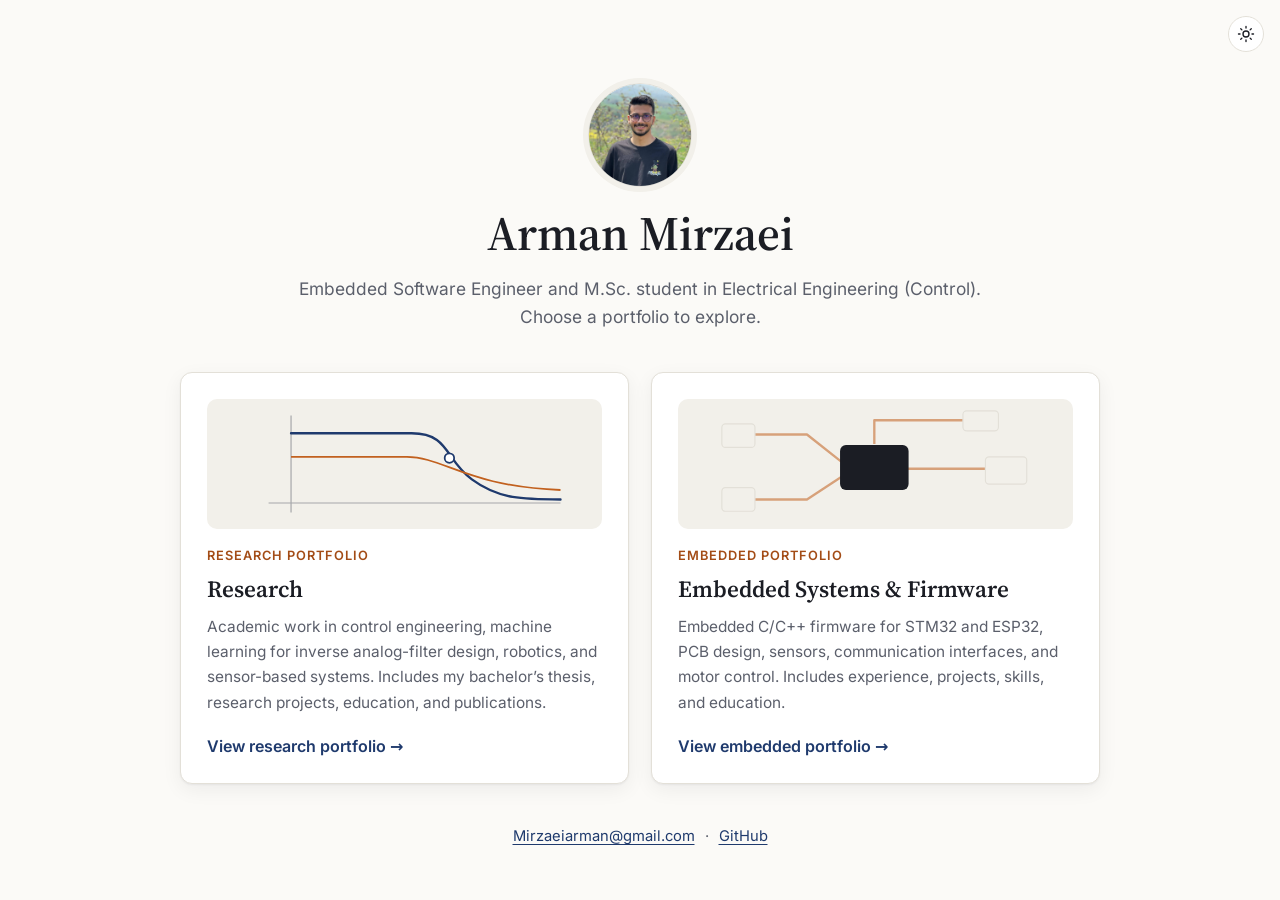
<file: index.html>
<!doctype html>
<html lang="en">
<head>
  <meta charset="utf-8">
  <meta name="viewport" content="width=device-width, initial-scale=1">
  <title>Arman Mirzaei — Embedded Software Engineer</title>
  <meta name="description" content="Arman Mirzaei's engineering portfolio: Embedded C/C++, STM32, ESP32, firmware, sensor systems, robotics, control, and academic research.">
  <meta name="author" content="Arman Mirzaei">
  <meta property="og:title" content="Arman Mirzaei — Embedded Software Engineer">
  <meta property="og:description" content="Embedded systems engineering and academic research, from hardware to firmware.">
  <meta property="og:type" content="website">
  <link rel="canonical" href="https://armwan.github.io/">
  <link rel="icon" href="assets/images/favicon.svg" type="image/svg+xml">
  <link rel="preload" href="assets/fonts/Inter-latin.woff2" as="font" type="font/woff2" crossorigin>
  <link rel="preload" href="assets/fonts/SourceSerif4-latin.woff2" as="font" type="font/woff2" crossorigin>
  <script src="assets/js/theme.js"></script>
  <link rel="stylesheet" href="assets/css/tokens.css">
  <link rel="stylesheet" href="assets/css/global.css">
  <link rel="stylesheet" href="assets/css/components.css">
  <link rel="stylesheet" href="assets/css/responsive.css">
  <script type="module" src="assets/js/main.js"></script>
</head>
<body data-page="home" class="chooser">
  <header class="site-header" data-header></header>

  <main id="main-content" class="container chooser-main" tabindex="-1">
    <header class="landing-identity">
      <div class="identity-portrait" data-portrait><img src="assets/images/profile.jpg" alt="Portrait of Arman Mirzaei" width="960" height="1280"></div>
      <h1>Arman Mirzaei</h1>
      <p class="landing-intro">Embedded Software Engineer and M.Sc. student in Electrical Engineering (Control).<br>Choose a portfolio to explore.</p>
    </header>
    <div class="portfolio-choices" id="directions" aria-label="Choose a portfolio">
      <a class="panel portfolio-choice research" href="research.html"><div data-choice-art="research"></div><span class="choice-label">Research portfolio</span><h2>Research</h2><p>Academic work in control engineering, machine learning for inverse analog-filter design, robotics, and sensor-based systems. Includes my bachelor’s thesis, research projects, education, and publications.</p><span class="choice-action">View research portfolio <span aria-hidden="true">→</span></span></a>
      <a class="panel portfolio-choice embedded" href="embedded.html"><div data-choice-art="embedded"></div><span class="choice-label">Embedded portfolio</span><h2>Embedded Systems &amp; Firmware</h2><p>Embedded C/C++ firmware for STM32 and ESP32, PCB design, sensors, communication interfaces, and motor control. Includes experience, projects, skills, and education.</p><span class="choice-action">View embedded portfolio <span aria-hidden="true">→</span></span></a>
    </div>
    <footer class="chooser-footer"><a href="mailto:Mirzaeiarman@gmail.com">Mirzaeiarman@gmail.com</a><span aria-hidden="true">·</span><a href="https://github.com/Armwan" target="_blank" rel="noopener noreferrer">GitHub</a></footer>
  </main>
  <div data-footer></div>
  <noscript><p>This portfolio uses JavaScript for navigation, project collections, and theme controls. Please enable JavaScript. Contact: <a href="mailto:Mirzaeiarman@gmail.com">Mirzaeiarman@gmail.com</a>.</p></noscript>
</body>
</html>
</file>
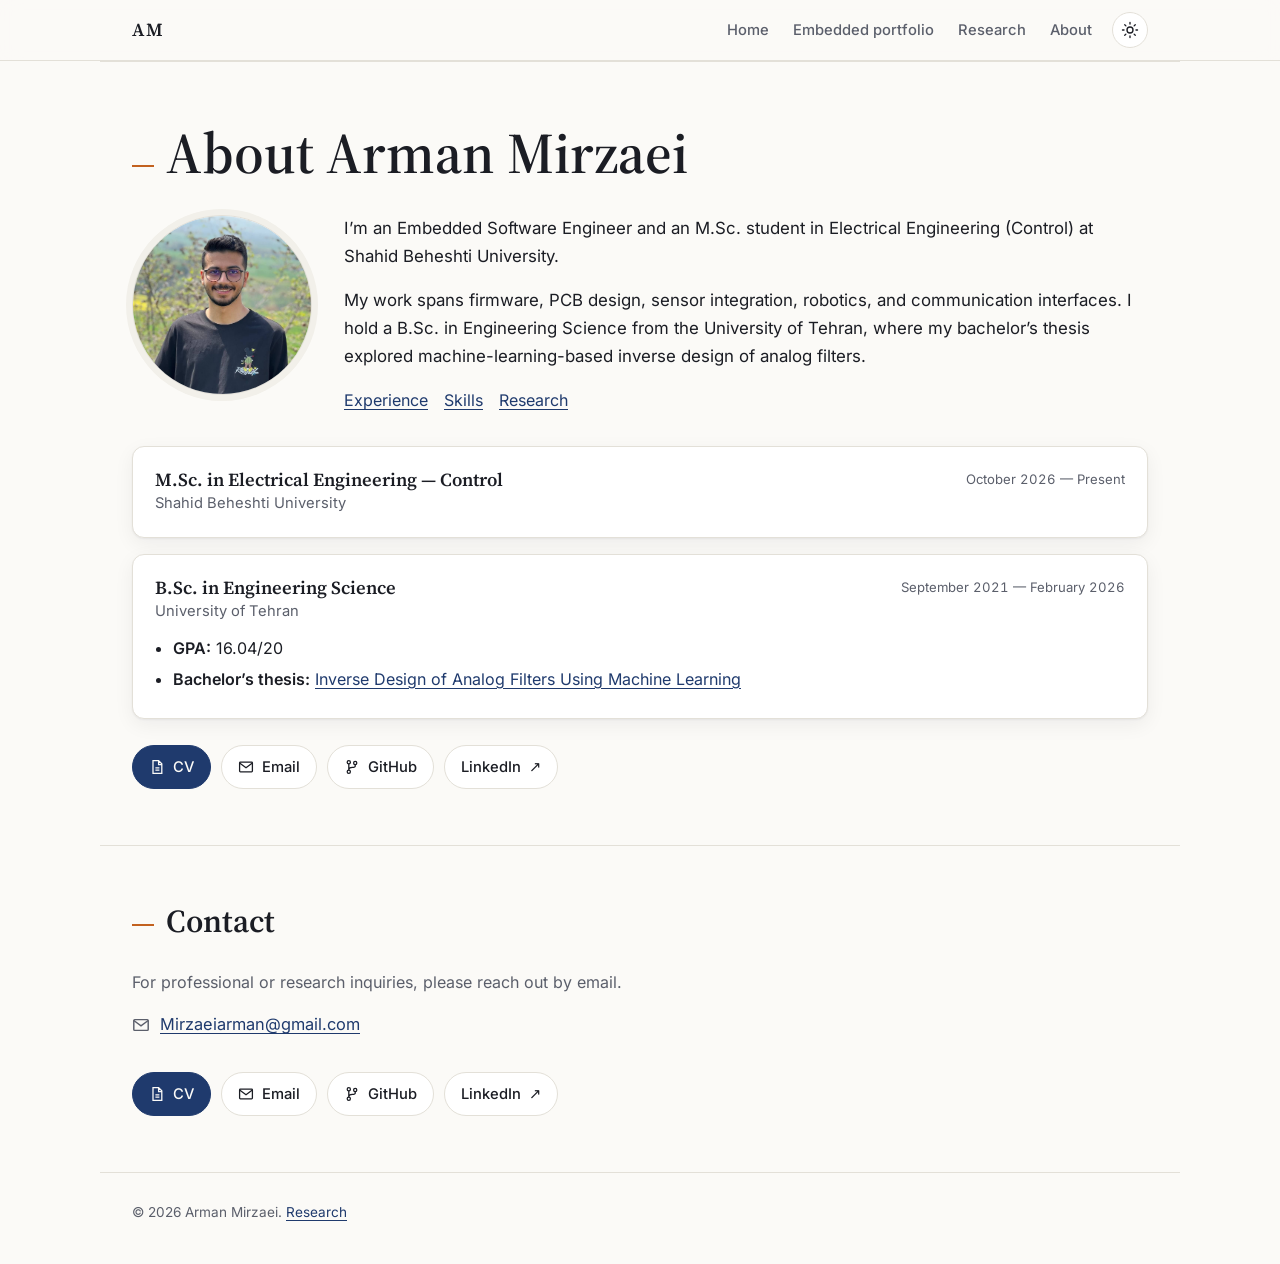
<file: about.html>
<!doctype html>
<html lang="en">
<head>
  <meta charset="utf-8">
  <meta name="viewport" content="width=device-width, initial-scale=1">
  <title>About — Arman Mirzaei</title>
  <meta name="description" content="About Arman Mirzaei, embedded software engineer and M.Sc. student in Electrical Engineering — Control at Shahid Beheshti University.">
  <meta name="author" content="Arman Mirzaei">
  <meta property="og:title" content="About — Arman Mirzaei">
  <meta property="og:description" content="Engineering background, technical capabilities, education, and contact information.">
  <meta property="og:type" content="website">
  <link rel="canonical" href="https://armwan.github.io/about.html">
  <link rel="icon" href="assets/images/favicon.svg" type="image/svg+xml">
  <link rel="preload" href="assets/fonts/Inter-latin.woff2" as="font" type="font/woff2" crossorigin>
  <link rel="preload" href="assets/fonts/SourceSerif4-latin.woff2" as="font" type="font/woff2" crossorigin>
  <script src="assets/js/theme.js"></script>
  <link rel="stylesheet" href="assets/css/tokens.css">
  <link rel="stylesheet" href="assets/css/global.css">
  <link rel="stylesheet" href="assets/css/components.css">
  <link rel="stylesheet" href="assets/css/responsive.css">
  <script type="module" src="assets/js/main.js"></script>
</head>
<body data-page="about">
  <header class="site-header" data-header></header>

  <main id="main-content" tabindex="-1"><section class="section container" id="about" aria-labelledby="about-title"><h1 class="section-title" id="about-title">About Arman Mirzaei</h1><div class="about-grid"><div class="about-portrait" data-portrait><img src="assets/images/profile.jpg" alt="Portrait of Arman Mirzaei" width="960" height="1280"></div><div class="about-text"><p>I’m an Embedded Software Engineer and an M.Sc. student in Electrical Engineering (Control) at Shahid Beheshti University.</p><p>My work spans firmware, PCB design, sensor integration, robotics, and communication interfaces. I hold a B.Sc. in Engineering Science from the University of Tehran, where my bachelor’s thesis explored machine-learning-based inverse design of analog filters.</p><div class="about-links"><a href="embedded.html#experience">Experience</a><a href="embedded.html#skills">Skills</a><a href="research.html">Research</a></div></div></div><div class="education-grid" data-education></div><div class="button-row hero-actions" data-profile-actions data-include-linkedin></div></section></main>
  <div data-footer></div>
  <noscript><p>Enable JavaScript to see education details and navigation. <a href="index.html">Return home</a>.</p></noscript>
</body>
</html>
</file>
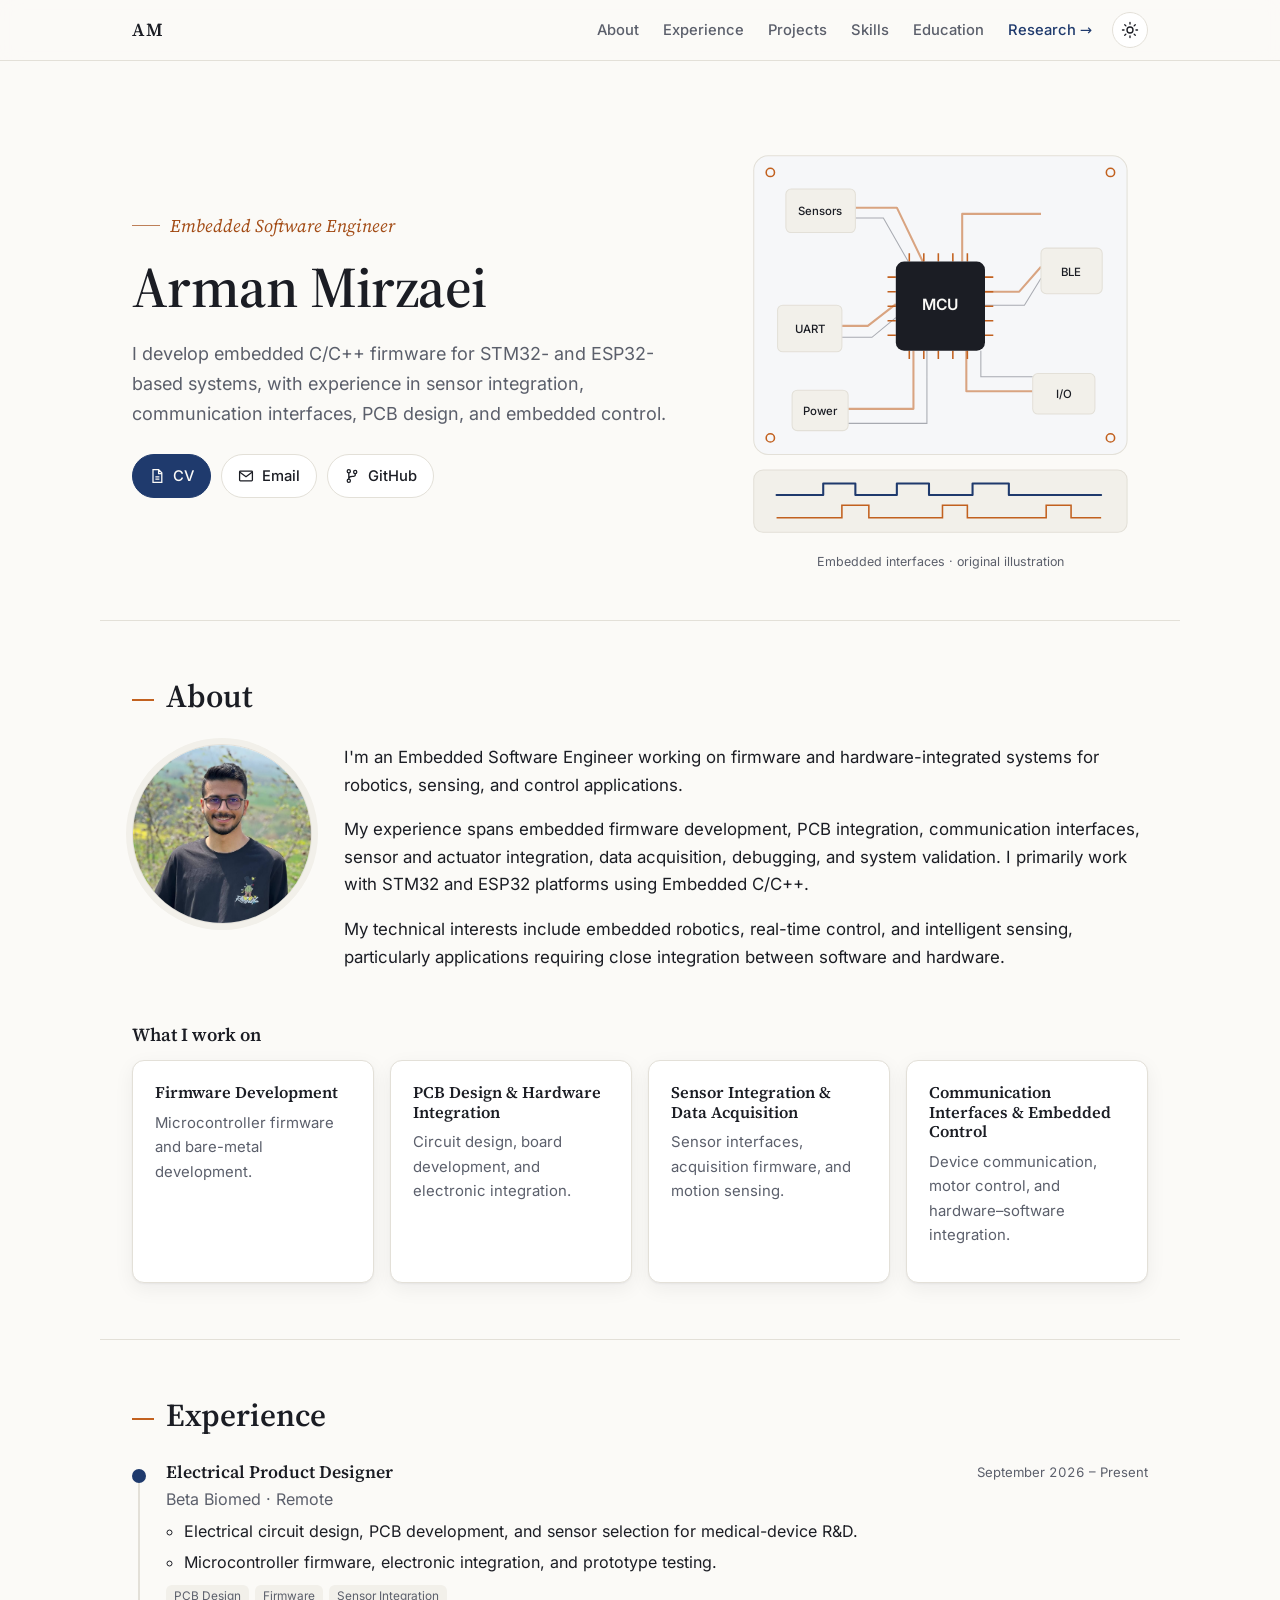
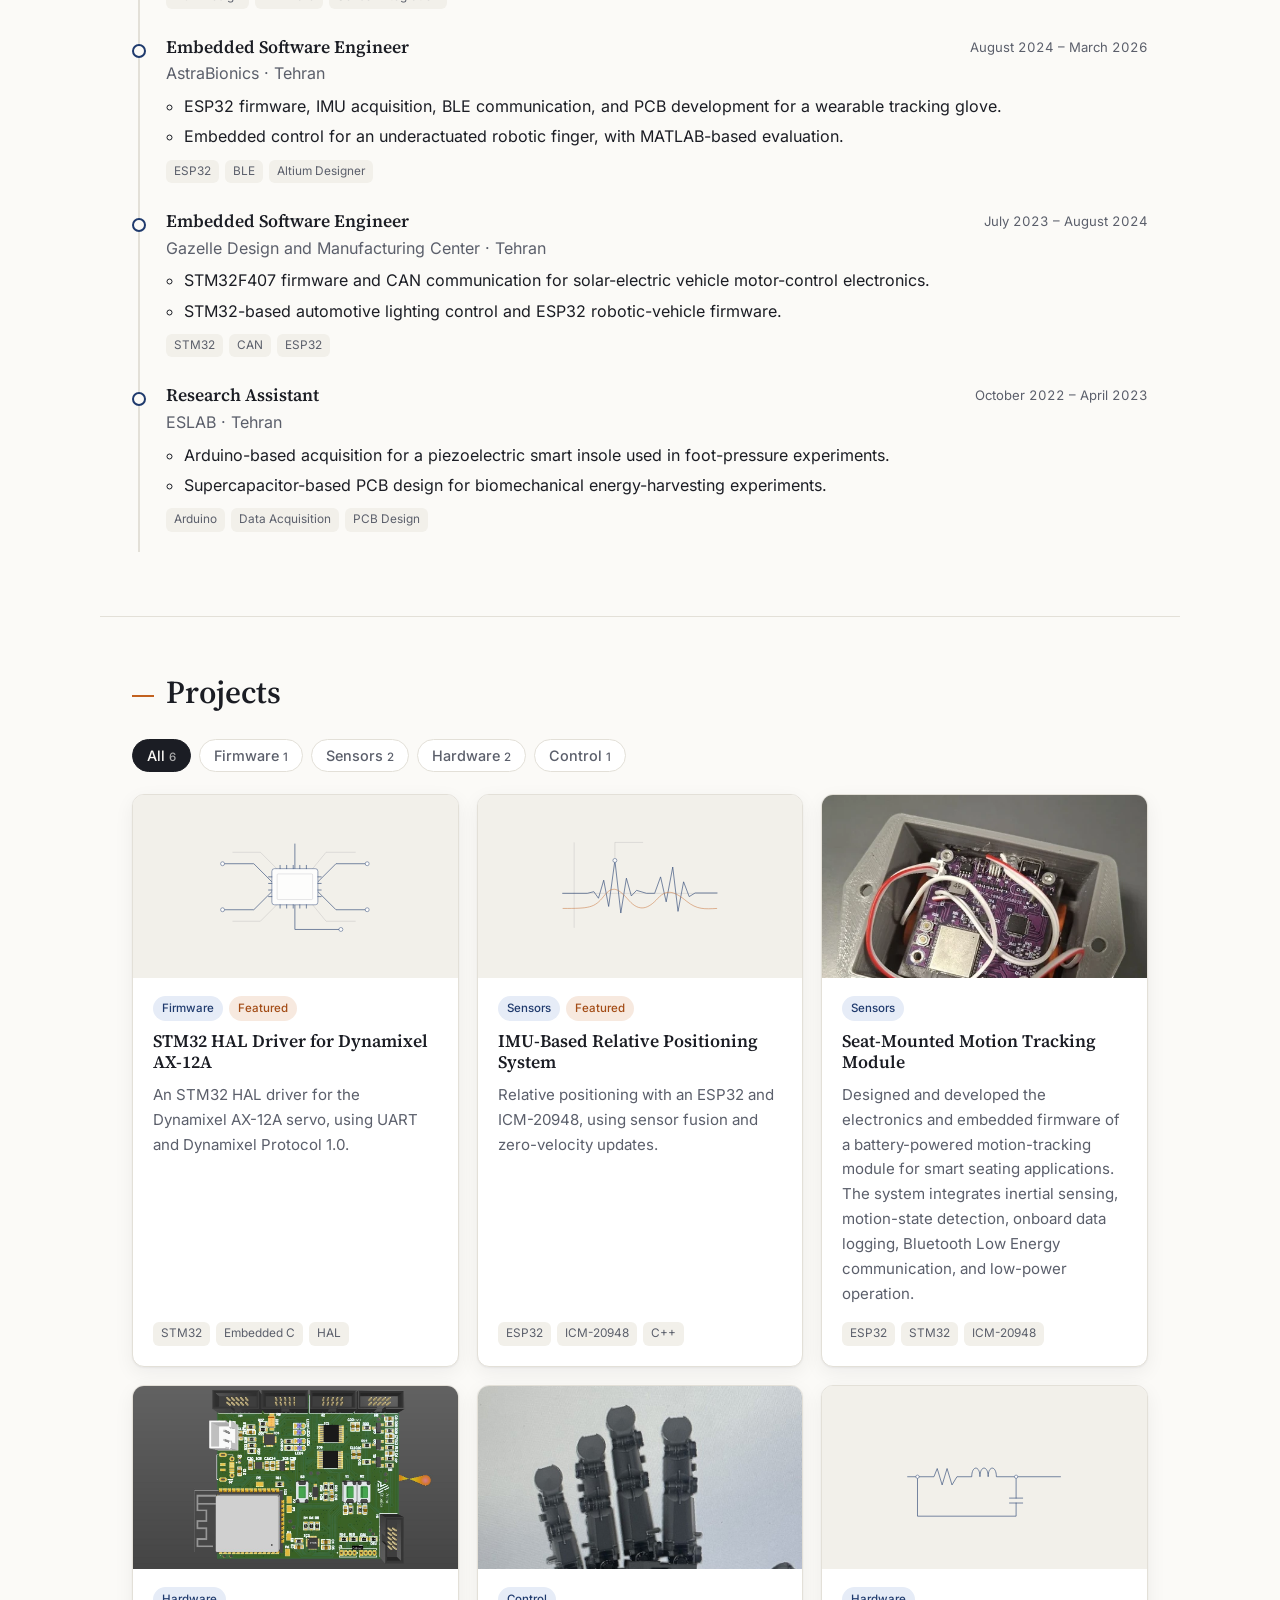
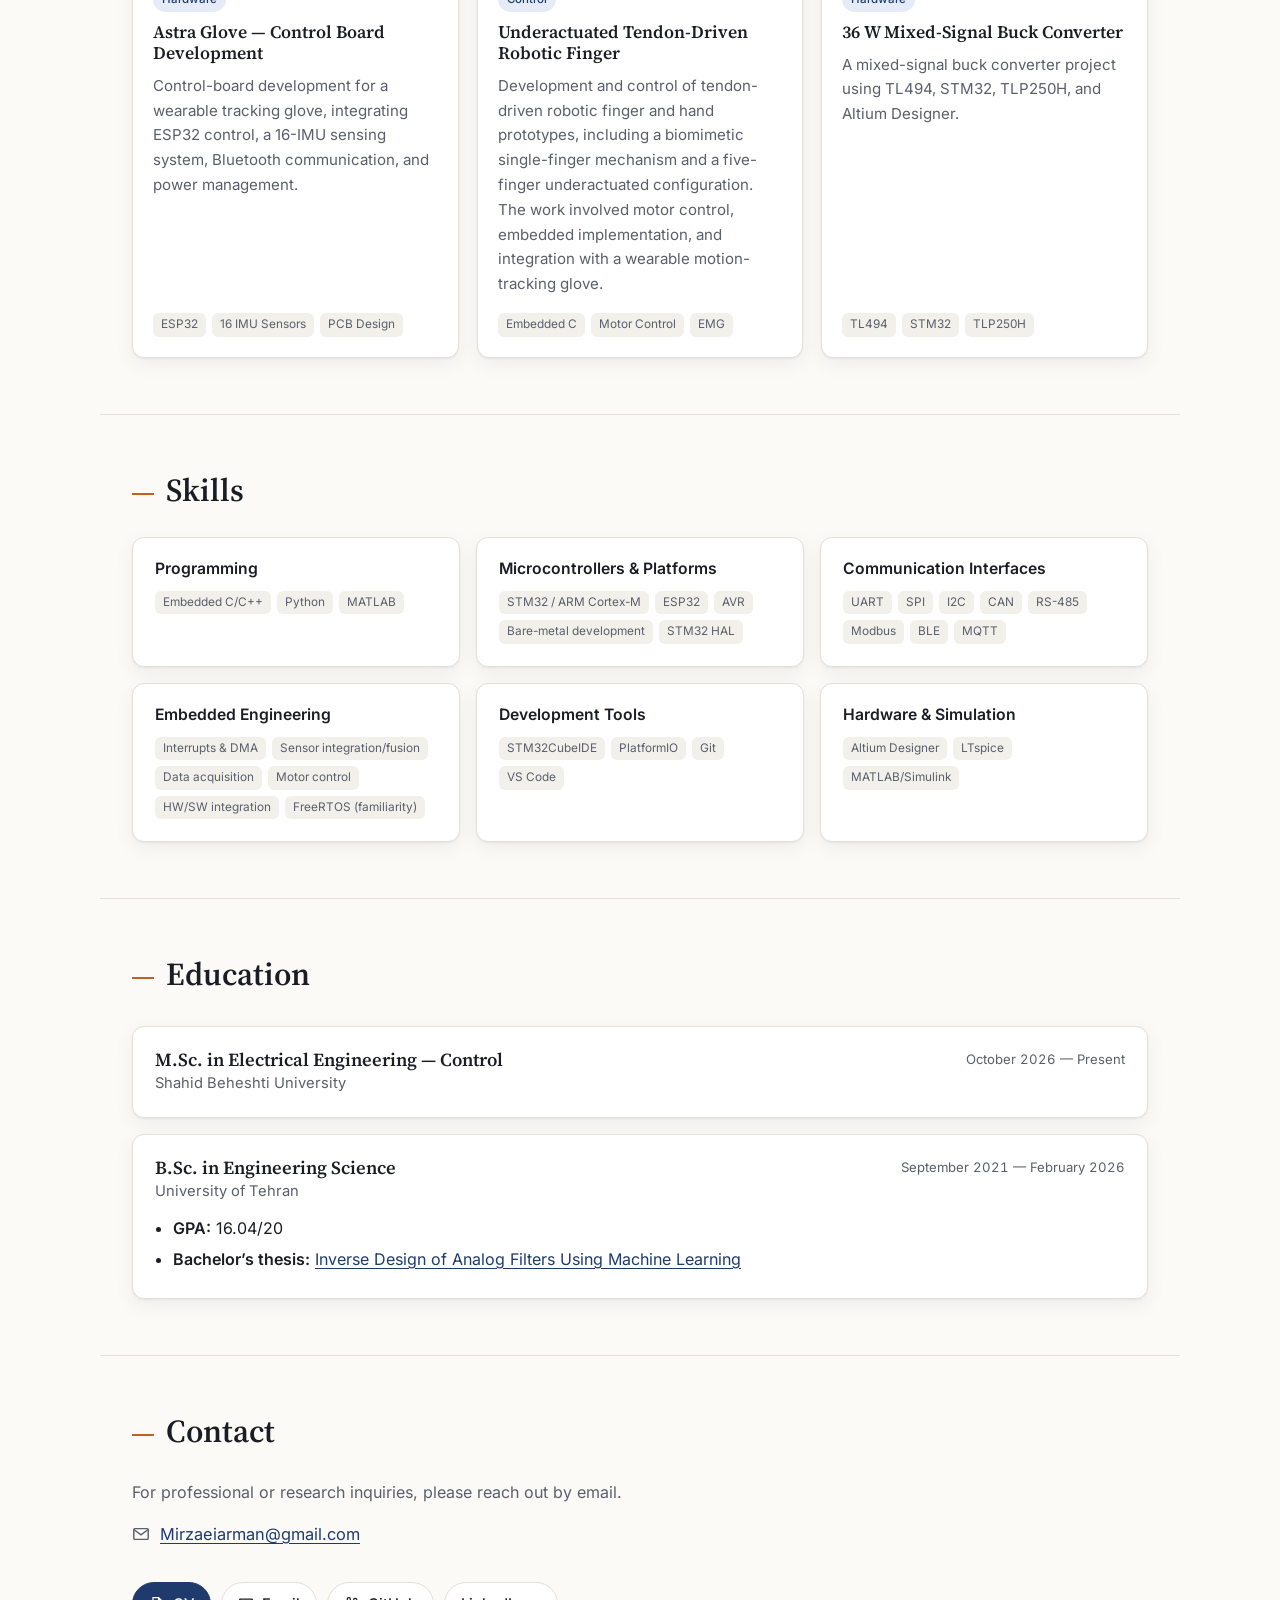
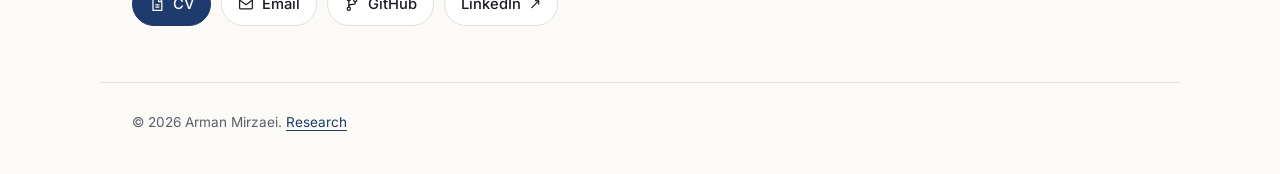
<file: embedded.html>
<!doctype html>
<html lang="en">
<head>
  <meta charset="utf-8">
  <meta name="viewport" content="width=device-width, initial-scale=1">
  <title>Embedded Systems — Arman Mirzaei</title>
  <meta name="description" content="Embedded systems projects by Arman Mirzaei: firmware, STM32 and ESP32, sensors, PCB design, robotics, and motion control.">
  <meta name="author" content="Arman Mirzaei">
  <meta property="og:title" content="Embedded Systems — Arman Mirzaei">
  <meta property="og:description" content="Explore firmware, electronics, and sensor systems projects.">
  <meta property="og:type" content="website">
  <link rel="canonical" href="https://armwan.github.io/embedded.html">
  <link rel="icon" href="assets/images/favicon.svg" type="image/svg+xml">
  <link rel="preload" href="assets/fonts/Inter-latin.woff2" as="font" type="font/woff2" crossorigin>
  <link rel="preload" href="assets/fonts/SourceSerif4-latin.woff2" as="font" type="font/woff2" crossorigin>
  <script src="assets/js/theme.js"></script>
  <link rel="stylesheet" href="assets/css/tokens.css">
  <link rel="stylesheet" href="assets/css/global.css">
  <link rel="stylesheet" href="assets/css/components.css">
  <link rel="stylesheet" href="assets/css/responsive.css">
  <script type="module" src="assets/js/main.js"></script>
</head>
<body data-page="embedded">
  <header class="site-header" data-header></header>

  <main id="main-content" tabindex="-1">
    <section class="hero container" id="top" aria-labelledby="hero-title"><div class="hero-copy"><p class="eyebrow">Embedded Software Engineer</p><h1 id="hero-title">Arman Mirzaei</h1><p class="hero-tagline">I develop embedded C/C++ firmware for STM32- and ESP32-based systems, with experience in sensor integration, communication interfaces, PCB design, and embedded control.</p><div class="button-row hero-actions" data-profile-actions></div></div><figure class="hero-visual"><div data-hero-illustration="embedded"></div><figcaption>Embedded interfaces · original illustration</figcaption></figure></section>
    <section class="section container" id="about" aria-labelledby="about-title"><h2 class="section-title" id="about-title">About</h2><div class="about-grid"><div class="about-portrait" data-portrait><img src="assets/images/profile.jpg" alt="Portrait of Arman Mirzaei" width="960" height="1280"></div><div class="about-text"><p>I'm an Embedded Software Engineer working on firmware and hardware-integrated systems for robotics, sensing, and control applications.</p><p>My experience spans embedded firmware development, PCB integration, communication interfaces, sensor and actuator integration, data acquisition, debugging, and system validation. I primarily work with STM32 and ESP32 platforms using Embedded C/C++.</p><p>My technical interests include embedded robotics, real-time control, and intelligent sensing, particularly applications requiring close integration between software and hardware.</p></div></div><h3 class="sub-title">What I work on</h3><div class="work-areas" data-work-areas><!-- areas:start -->
<div class="panel work-area"><h3>Firmware Development</h3><p>Microcontroller firmware and bare-metal development.</p></div>
<div class="panel work-area"><h3>PCB Design &amp; Hardware Integration</h3><p>Circuit design, board development, and electronic integration.</p></div>
<div class="panel work-area"><h3>Sensor Integration &amp; Data Acquisition</h3><p>Sensor interfaces, acquisition firmware, and motion sensing.</p></div>
<div class="panel work-area"><h3>Communication Interfaces &amp; Embedded Control</h3><p>Device communication, motor control, and hardware–software integration.</p></div>
<!-- areas:end --></div></section>
    <section class="section container" id="experience" aria-labelledby="experience-title"><h2 class="section-title" id="experience-title">Experience</h2><ol class="experience-timeline" data-experience-timeline><!-- experience:start -->
<li class="experience-entry"><div class="experience-heading"><h3>Electrical Product Designer</h3><span class="experience-meta">September 2026 – Present</span></div><p class="experience-organization">Beta Biomed · Remote</p><ul><li>Electrical circuit design, PCB development, and sensor selection for medical-device R&amp;D.</li><li>Microcontroller firmware, electronic integration, and prototype testing.</li></ul><div class="tags"><span class="tag">PCB Design</span><span class="tag">Firmware</span><span class="tag">Sensor Integration</span></div></li>
<li class="experience-entry"><div class="experience-heading"><h3>Embedded Software Engineer</h3><span class="experience-meta">August 2024 – March 2026</span></div><p class="experience-organization">AstraBionics · Tehran</p><ul><li>ESP32 firmware, IMU acquisition, BLE communication, and PCB development for a wearable tracking glove.</li><li>Embedded control for an underactuated robotic finger, with MATLAB-based evaluation.</li></ul><div class="tags"><span class="tag">ESP32</span><span class="tag">BLE</span><span class="tag">Altium Designer</span></div></li>
<li class="experience-entry"><div class="experience-heading"><h3>Embedded Software Engineer</h3><span class="experience-meta">July 2023 – August 2024</span></div><p class="experience-organization">Gazelle Design and Manufacturing Center · Tehran</p><ul><li>STM32F407 firmware and CAN communication for solar-electric vehicle motor-control electronics.</li><li>STM32-based automotive lighting control and ESP32 robotic-vehicle firmware.</li></ul><div class="tags"><span class="tag">STM32</span><span class="tag">CAN</span><span class="tag">ESP32</span></div></li>
<li class="experience-entry"><div class="experience-heading"><h3>Research Assistant</h3><span class="experience-meta">October 2022 – April 2023</span></div><p class="experience-organization">ESLAB · Tehran</p><ul><li>Arduino-based acquisition for a piezoelectric smart insole used in foot-pressure experiments.</li><li>Supercapacitor-based PCB design for biomechanical energy-harvesting experiments.</li></ul><div class="tags"><span class="tag">Arduino</span><span class="tag">Data Acquisition</span><span class="tag">PCB Design</span></div></li>
<!-- experience:end --></ol></section>
    <section class="section container" id="projects" aria-labelledby="projects-title"><h2 class="section-title" id="projects-title">Projects</h2><div class="filters" role="group" aria-label="Filter projects" data-project-filters></div><div class="project-grid" id="project-grid" data-project-grid="embedded"></div></section>
    <section class="section container" id="skills" aria-labelledby="skills-title"><h2 class="section-title" id="skills-title">Skills</h2><div class="skills-grid" data-skills><!-- skills:start -->
<div class="panel skill-group"><h3>Programming</h3><div class="tags"><span class="tag" title="Embedded C/C++" aria-label="Embedded C/C++">Embedded C/C++</span><span class="tag" title="Python" aria-label="Python">Python</span><span class="tag" title="MATLAB" aria-label="MATLAB">MATLAB</span></div></div>
<div class="panel skill-group"><h3>Microcontrollers &amp; Platforms</h3><div class="tags"><span class="tag" title="STM32 / ARM Cortex-M" aria-label="STM32 / ARM Cortex-M">STM32 / ARM Cortex-M</span><span class="tag" title="ESP32" aria-label="ESP32">ESP32</span><span class="tag" title="AVR" aria-label="AVR">AVR</span><span class="tag" title="Bare-metal development" aria-label="Bare-metal development">Bare-metal development</span><span class="tag" title="STM32 HAL" aria-label="STM32 HAL">STM32 HAL</span></div></div>
<div class="panel skill-group"><h3>Communication Interfaces</h3><div class="tags"><span class="tag" title="UART" aria-label="UART">UART</span><span class="tag" title="SPI" aria-label="SPI">SPI</span><span class="tag" title="I2C" aria-label="I2C">I2C</span><span class="tag" title="CAN" aria-label="CAN">CAN</span><span class="tag" title="RS-485" aria-label="RS-485">RS-485</span><span class="tag" title="Modbus" aria-label="Modbus">Modbus</span><span class="tag" title="BLE" aria-label="BLE">BLE</span><span class="tag" title="MQTT" aria-label="MQTT">MQTT</span></div></div>
<div class="panel skill-group"><h3>Embedded Engineering</h3><div class="tags"><span class="tag" title="Interrupts &amp; DMA" aria-label="Interrupts &amp; DMA">Interrupts &amp; DMA</span><span class="tag" title="Sensor integration &amp; fusion" aria-label="Sensor integration &amp; fusion">Sensor integration/fusion</span><span class="tag" title="Data acquisition" aria-label="Data acquisition">Data acquisition</span><span class="tag" title="Motor control" aria-label="Motor control">Motor control</span><span class="tag" title="Hardware–software integration" aria-label="Hardware–software integration">HW/SW integration</span><span class="tag" title="FreeRTOS (familiarity)" aria-label="FreeRTOS (familiarity)">FreeRTOS (familiarity)</span></div></div>
<div class="panel skill-group"><h3>Development Tools</h3><div class="tags"><span class="tag" title="STM32CubeIDE" aria-label="STM32CubeIDE">STM32CubeIDE</span><span class="tag" title="PlatformIO" aria-label="PlatformIO">PlatformIO</span><span class="tag" title="Git" aria-label="Git">Git</span><span class="tag" title="VS Code" aria-label="VS Code">VS Code</span></div></div>
<div class="panel skill-group"><h3>Hardware &amp; Simulation</h3><div class="tags"><span class="tag" title="Altium Designer" aria-label="Altium Designer">Altium Designer</span><span class="tag" title="LTspice" aria-label="LTspice">LTspice</span><span class="tag" title="MATLAB/Simulink" aria-label="MATLAB/Simulink">MATLAB/Simulink</span></div></div>
<!-- skills:end --></div></section>
    <section class="section container" id="education-section" aria-labelledby="education-title"><h2 class="section-title" id="education-title">Education</h2><div class="education-grid" data-education></div></section>
  </main>
  <div data-footer></div>
  <noscript><p>Enable JavaScript to browse the project collection. <a href="index.html">Return home</a>.</p></noscript>
</body>
</html>
</file>
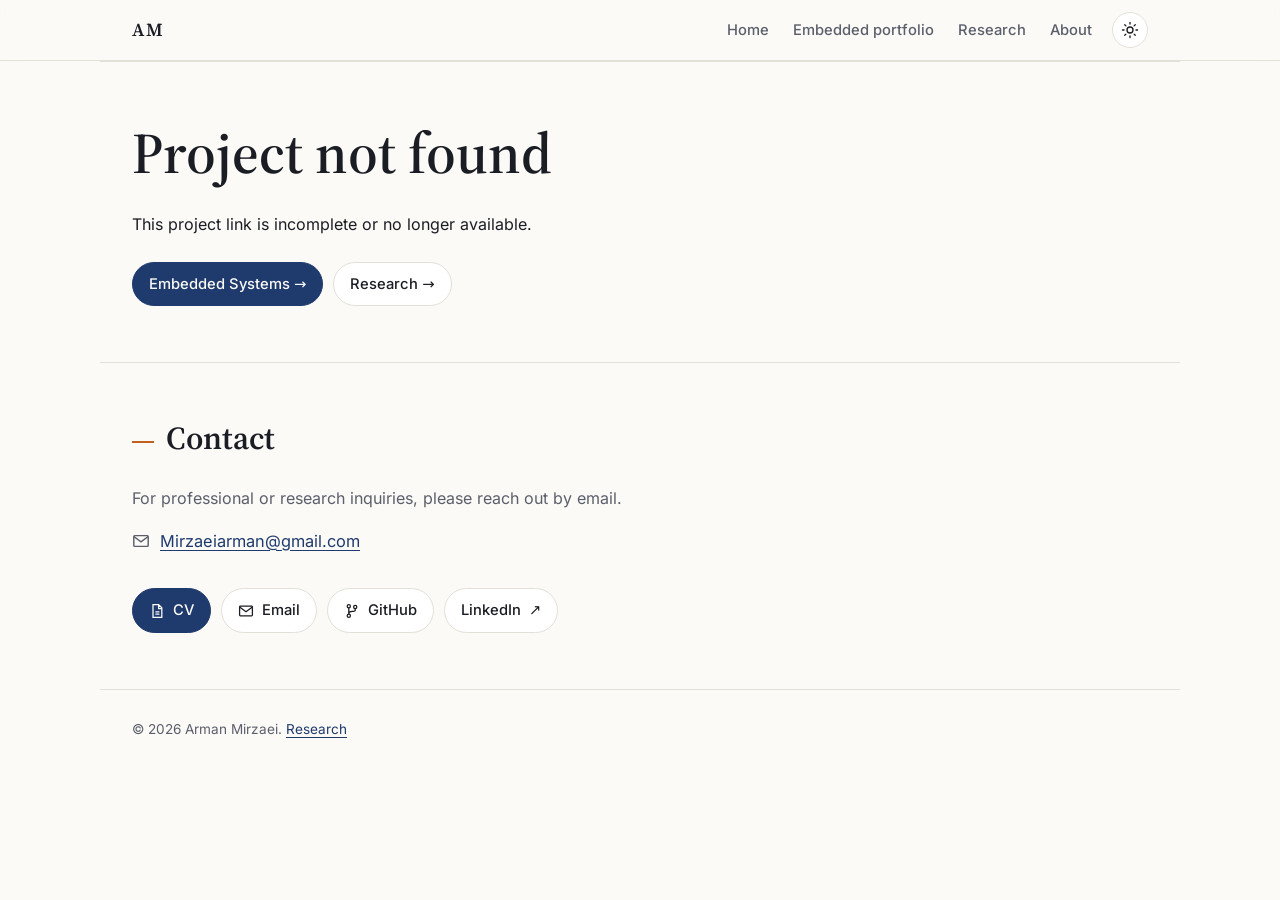
<file: project.html>
<!doctype html>
<html lang="en">
<head>
  <meta charset="utf-8">
  <meta name="viewport" content="width=device-width, initial-scale=1">
  <title>Project — Arman Mirzaei</title>
  <meta name="description" content="Engineering project details, technology scope, documentation, and media from Arman Mirzaei's portfolio.">
  <meta name="author" content="Arman Mirzaei">
  <meta property="og:title" content="Engineering project — Arman Mirzaei">
  <meta property="og:description" content="Project overview, technical approach, implementation, testing, and media.">
  <meta property="og:type" content="website">
  <link rel="icon" href="assets/images/favicon.svg" type="image/svg+xml">
  <link rel="preload" href="assets/fonts/Inter-latin.woff2" as="font" type="font/woff2" crossorigin>
  <link rel="preload" href="assets/fonts/SourceSerif4-latin.woff2" as="font" type="font/woff2" crossorigin>
  <script src="assets/js/theme.js"></script>
  <link rel="stylesheet" href="assets/css/tokens.css">
  <link rel="stylesheet" href="assets/css/global.css">
  <link rel="stylesheet" href="assets/css/components.css">
  <link rel="stylesheet" href="assets/css/responsive.css">
  <script type="module" src="assets/js/main.js"></script>
</head>
<body data-page="project">
  <header class="site-header" data-header></header>
  <main id="main-content" tabindex="-1" data-project-detail></main>
  <div data-footer></div>
  <noscript><p>Enable JavaScript to view project details. <a href="embedded.html">Embedded Systems</a> · <a href="research.html">Research</a>.</p></noscript>
</body>
</html>
</file>
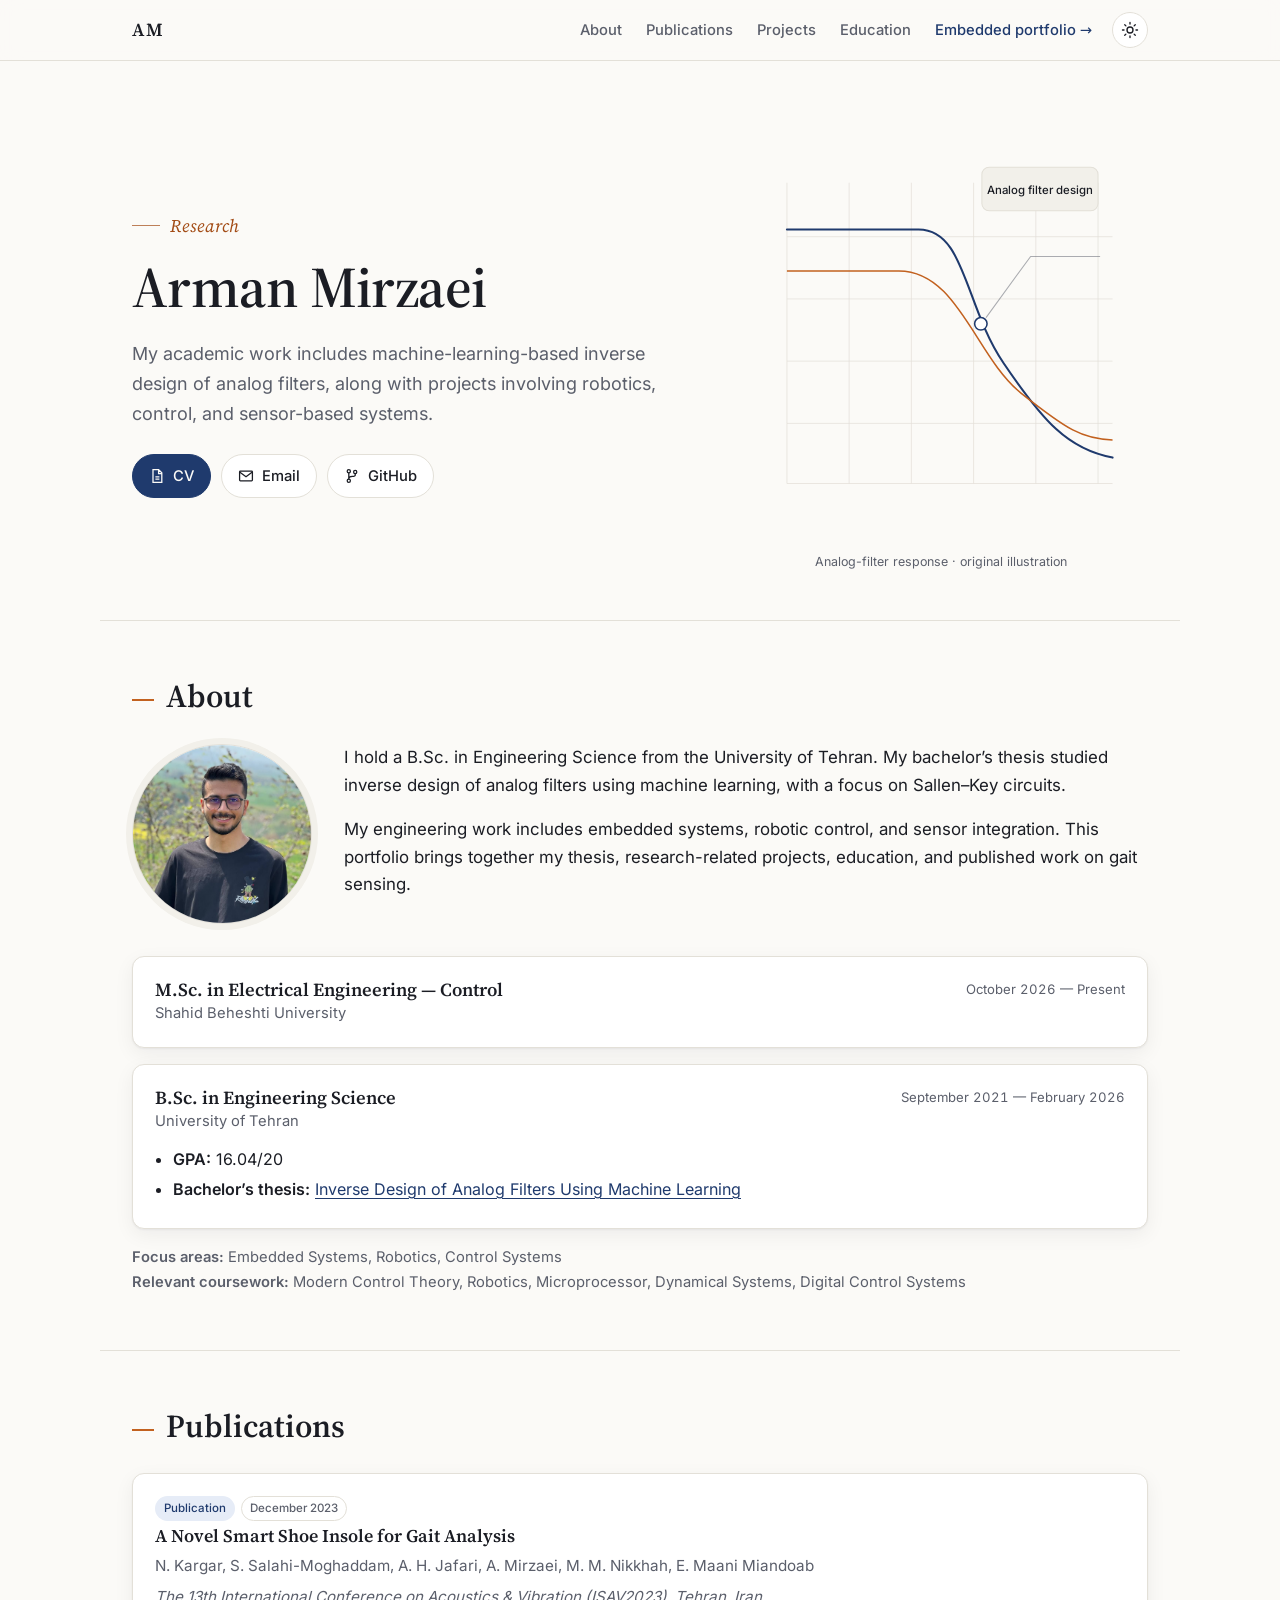
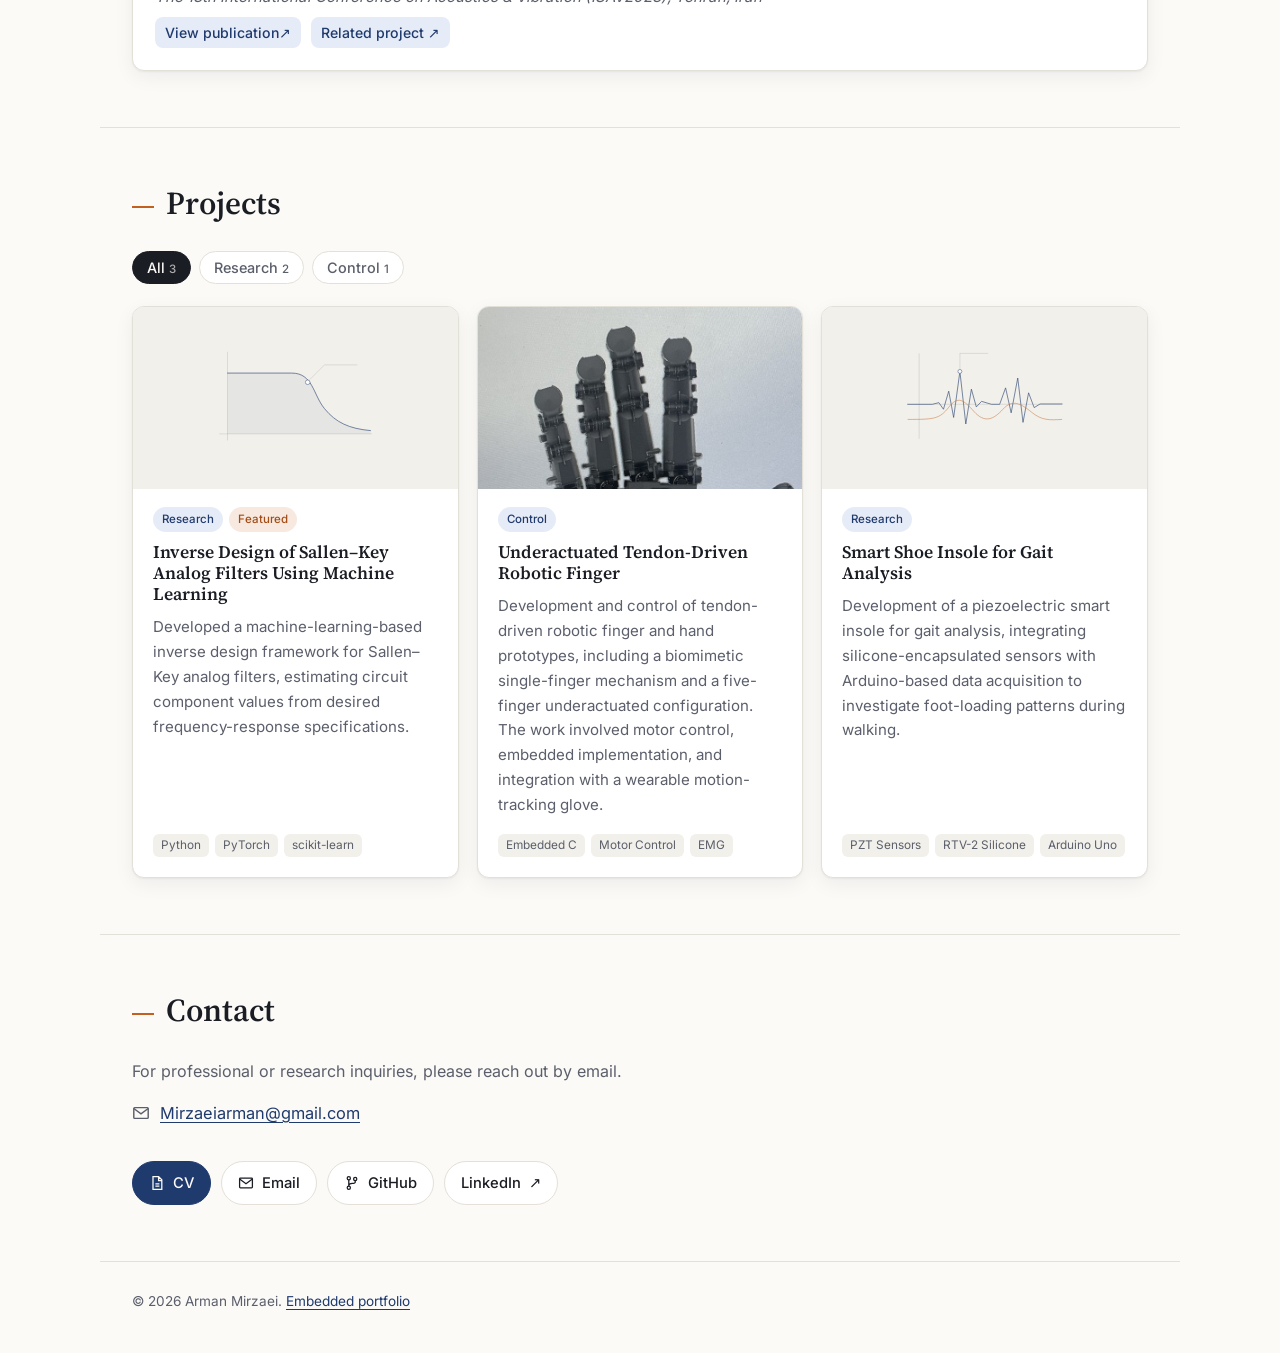
<file: research.html>
<!doctype html>
<html lang="en">
<head>
  <meta charset="utf-8">
  <meta name="viewport" content="width=device-width, initial-scale=1">
  <title>Research — Arman Mirzaei</title>
  <meta name="description" content="Academic work by Arman Mirzaei: control, machine learning for analog filter inverse design, robotics, and sensor systems research.">
  <meta name="author" content="Arman Mirzaei">
  <meta property="og:title" content="Research — Arman Mirzaei">
  <meta property="og:description" content="Academic background, bachelor's thesis, research projects, and publications.">
  <meta property="og:type" content="website">
  <link rel="canonical" href="https://armwan.github.io/research.html">
  <link rel="icon" href="assets/images/favicon.svg" type="image/svg+xml">
  <link rel="preload" href="assets/fonts/Inter-latin.woff2" as="font" type="font/woff2" crossorigin>
  <link rel="preload" href="assets/fonts/SourceSerif4-latin.woff2" as="font" type="font/woff2" crossorigin>
  <script src="assets/js/theme.js"></script>
  <link rel="stylesheet" href="assets/css/tokens.css">
  <link rel="stylesheet" href="assets/css/global.css">
  <link rel="stylesheet" href="assets/css/components.css">
  <link rel="stylesheet" href="assets/css/responsive.css">
  <script type="module" src="assets/js/main.js"></script>
</head>
<body data-page="research" class="research-page">
  <header class="site-header" data-header></header>

  <main id="main-content" tabindex="-1">
    <section class="hero container" id="top" aria-labelledby="hero-title"><div class="hero-copy"><p class="eyebrow">Research</p><h1 id="hero-title">Arman Mirzaei</h1><p class="hero-tagline">My academic work includes machine-learning-based inverse design of analog filters, along with projects involving robotics, control, and sensor-based systems.</p><div class="button-row hero-actions" data-profile-actions></div></div><figure class="hero-visual"><div data-hero-illustration="research"></div><figcaption>Analog-filter response · original illustration</figcaption></figure></section>
    <section class="section container" id="about" aria-labelledby="about-title"><h2 class="section-title" id="about-title">About</h2><div class="about-grid"><div class="about-portrait" data-portrait><img src="assets/images/profile.jpg" alt="Portrait of Arman Mirzaei" width="960" height="1280"></div><div class="about-text"><p>I hold a B.Sc. in Engineering Science from the University of Tehran. My bachelor’s thesis studied inverse design of analog filters using machine learning, with a focus on Sallen–Key circuits.</p><p>My engineering work includes embedded systems, robotic control, and sensor integration. This portfolio brings together my thesis, research-related projects, education, and published work on gait sensing.</p></div></div><div class="education-grid" id="education-section" data-education data-education-summary></div></section>
    <section class="section container" id="publications" aria-labelledby="publications-title"><h2 class="section-title" id="publications-title">Publications</h2><div class="publication-list" data-publications></div></section>
    <section class="section container" id="projects" aria-labelledby="projects-title"><h2 class="section-title" id="projects-title">Projects</h2><div class="filters" role="group" aria-label="Filter research projects" data-project-filters></div><div class="project-grid" id="project-grid" data-project-grid="research"></div></section>
  </main>
  <div data-footer></div>
  <noscript><p>Enable JavaScript to browse research projects and publications. <a href="index.html">Return home</a>.</p></noscript>
</body>
</html>
</file>
<file: assets/css/tokens.css>
:root {
  color-scheme: light;
  --bg: #fbfaf7;
  --surface: #ffffff;
  --raised: #f2f0ea;
  --card: #ffffff;
  --text: #1b1d24;
  --muted: #5b5f6b;
  --line: #e3e0d8;
  --accent: #1f3a6d;
  --accent-soft: #e6ecf7;
  --accent-2: #c2611f;
  --warm-text: #a34c16;
  --blue: #1f3a6d;
  --grid: #e3e0d8;
  --on-accent: #fbfaf7;
  --backdrop: #0a0c128c;
  --font: 'Inter', system-ui, sans-serif;
  --font-heading: 'Source Serif 4', Georgia, serif;
  --space-1: 4px;
  --space-2: 8px;
  --space-3: 12px;
  --space-4: 16px;
  --space-5: 24px;
  --space-6: 32px;
  --space-7: 40px;
  --space-8: 48px;
  --space-9: 56px;
  --space-10: 72px;
  --gutter: 16px;
  --width: 1080px;
  --radius-sm: 6px;
  --radius: 12px;
  --radius-pill: 999px;
  --shadow: 0 1px 2px #14161e0d, 0 6px 20px #14161e0f;
  --transition: 180ms ease;
  --reveal-offset: 12px;
  --reveal-duration: .5s;
}
[data-theme='dark'] {
  color-scheme: dark;
  --bg: #0d1017;
  --surface: #151a24;
  --raised: #1c2230;
  --card: #151a24;
  --text: #e7e9ee;
  --muted: #9aa1b0;
  --line: #262d3c;
  --accent: #8fb3ff;
  --accent-soft: #1b2740;
  --accent-2: #f0a35e;
  --warm-text: #f0a35e;
  --blue: #8fb3ff;
  --grid: #262d3c;
  --on-accent: #0d1017;
  --shadow: 0 1px 2px #0000004d, 0 8px 24px #00000040;
}
@media (min-width: 720px) { :root { --gutter: 32px; } }
</file>
<file: assets/css/global.css>
@font-face { font-family: 'Inter'; src: url('../fonts/Inter-latin.woff2') format('woff2'); font-style: normal; font-weight: 400 600; font-display: swap; }
@font-face { font-family: 'Source Serif 4'; src: url('../fonts/SourceSerif4-latin.woff2') format('woff2'); font-style: normal; font-weight: 400 600; font-display: swap; }
@font-face { font-family: 'Source Serif 4'; src: url('../fonts/SourceSerif4-italic-latin.woff2') format('woff2'); font-style: italic; font-weight: 400 600; font-display: swap; }
*, *::before, *::after { box-sizing: border-box; }
html { scroll-padding-top: 72px; scroll-behavior: smooth; }
body { margin: 0; background: var(--bg); color: var(--text); font: 400 16px/1.65 var(--font); -webkit-font-smoothing: antialiased; }
body.dialog-open { overflow: hidden; }
h1, h2, h3, h4 { margin: 0; font-family: var(--font-heading); font-weight: 600; line-height: 1.2; }
h1 { font-size: clamp(2.2rem, 5.5vw, 3.6rem); }
h2 { font-size: clamp(1.6rem, 3vw, 2rem); }
h3 { font-size: 1.15rem; }
p { margin: 0 0 1em; }
a { color: var(--accent); text-underline-offset: 3px; }
a:hover { text-decoration-thickness: 2px; }
button, input { font: inherit; }
button { cursor: pointer; color: inherit; }
img, video, svg { max-width: 100%; }
img, video { display: block; height: auto; }
button, a { -webkit-tap-highlight-color: transparent; }
:focus-visible { outline: 2px solid var(--accent); outline-offset: 3px; border-radius: 4px; }
::selection { background: var(--accent); color: var(--on-accent); }
.container { width: 100%; max-width: var(--width); margin-inline: auto; padding-inline: var(--gutter); }
.section { padding-block: var(--space-9); border-top: 1px solid var(--line); }
.section-title { display: flex; align-items: baseline; gap: 12px; margin-bottom: 28px; }
.section-title::before { content: ''; width: 22px; height: 2px; background: var(--accent-2); flex-shrink: 0; transform: translateY(-6px); }
.sub-title { font-size: 1.15rem; margin-block: 36px 14px; }
.panel { padding: 22px; border: 1px solid var(--line); border-radius: var(--radius); background: var(--surface); box-shadow: var(--shadow); }
.button { display: inline-flex; align-items: center; justify-content: center; gap: 8px; min-height: 43px; padding: 9px 16px; border: 1px solid var(--line); border-radius: var(--radius-pill); background: var(--surface); color: var(--text); font-size: .92rem; font-weight: 500; text-decoration: none; transition: border-color var(--transition), transform var(--transition); }
.button:hover { border-color: var(--accent); transform: translateY(-1px); }
.button-primary { color: var(--on-accent); background: var(--accent); border-color: var(--accent); }
.button svg { width: 16px; height: 16px; fill: none; stroke: currentColor; stroke-width: 1.6; flex-shrink: 0; }
.button-row { display: flex; flex-wrap: wrap; gap: 10px; }
.text-link { display: inline-flex; align-items: center; gap: 6px; font-size: .92rem; font-weight: 500; }
.status, .muted { color: var(--muted); }
.status { font-size: .9rem; }
.skip-link { position: fixed; left: -10000px; top: 8px; z-index: 100; background: var(--accent); color: var(--on-accent); border-radius: 6px; padding: 8px 12px; }
.skip-link:focus { left: 8px; }
.visually-hidden { position: absolute; width: 1px; height: 1px; overflow: hidden; clip-path: inset(50%); white-space: nowrap; }
.empty-note { border: 1px dashed var(--line); padding: 20px; border-radius: var(--radius); }
.empty-note p:last-child { margin-bottom: 0; }
[hidden] { display: none !important; }
noscript p { padding: 16px; }
@media (prefers-reduced-motion: reduce) {
  html { scroll-behavior: auto; }
  *, *::before, *::after { animation: none !important; transition-duration: .01ms !important; }
}
</file>
<file: assets/css/components.css>
/* Shared section navigation */
.site-header { position: sticky; top: 0; z-index: 40; background: color-mix(in srgb, var(--bg) 85%, transparent); backdrop-filter: saturate(1.4) blur(10px); border-bottom: 1px solid var(--line); }
.header-inner { display: flex; align-items: center; justify-content: space-between; height: 60px; }
.brand { font: 600 1.15rem/1.2 var(--font-heading); letter-spacing: .04em; color: var(--text); text-decoration: none; }
.desktop-nav { display: flex; align-items: center; gap: 4px; }
.nav-link { display: block; padding: 6px 10px; color: var(--muted); font-size: .92rem; font-weight: 500; text-decoration: none; border-radius: 8px; }
.nav-link:hover, .nav-link.is-active { color: var(--text); background: var(--raised); }
.nav-link.nav-alt { color: var(--accent); }
.icon-button { display: inline-grid; place-items: center; padding: 0; width: 36px; height: 36px; background: var(--surface); border: 1px solid var(--line); border-radius: 50%; }
.icon-button svg { width: 18px; height: 18px; fill: none; stroke: currentColor; stroke-width: 1.8; stroke-linecap: round; }
.desktop-nav .icon-button { margin-left: 6px; }
.menu-button { display: none; width: 40px; height: 40px; border: 0; border-radius: 0; background: transparent; }
.menu-button svg { width: 24px; height: 24px; }

/* Compact, centered portfolio chooser */
.chooser-controls { height: 0; }
.chooser-controls .icon-button { position: fixed; inset: 16px 16px auto auto; z-index: 10; }
.chooser-main { min-height: 100vh; display: flex; flex-direction: column; justify-content: center; padding-block: 64px 32px; }
.landing-identity { text-align: center; margin-bottom: 40px; }
.identity-portrait { width: 104px; height: 104px; margin: 0 auto 18px; border-radius: 50%; border: 1px solid var(--line); box-shadow: 0 0 0 5px var(--raised); overflow: hidden; }
.identity-portrait img { width: 100%; height: 100%; object-fit: cover; object-position: 50% 28%; }
.portrait-placeholder { display: grid; align-content: center; justify-items: center; background: var(--raised); color: var(--muted); }
.portrait-placeholder > span { font: 500 30px/1.1 var(--font-heading); }
.portrait-placeholder > small { margin-top: 5px; max-width: 90px; font-size: 10px; line-height: 1.25; }
.landing-identity h1 { font-size: clamp(2rem, 5vw, 3rem); margin-bottom: 12px; }
.landing-intro { font-size: 1.08rem; color: var(--muted); margin: 0; }
.portfolio-choices { display: grid; grid-template-columns: repeat(2, minmax(0, 1fr)); gap: 22px; max-width: 920px; width: 100%; margin-inline: auto; }
.portfolio-choice { display: flex; flex-direction: column; gap: 10px; padding: 26px 26px 24px; color: var(--text); text-decoration: none; transition: transform .2s ease, border-color .2s ease; }
.portfolio-choice:hover { border-color: var(--accent); transform: translateY(-4px); }
.choice-graphic { width: 100%; height: 130px; max-height: 130px; margin-bottom: 6px; background: var(--raised); border-radius: 10px; }
.choice-label { font-size: .8rem; font-weight: 600; letter-spacing: .08em; text-transform: uppercase; color: var(--warm-text); }
.portfolio-choice h2 { font-size: 1.45rem; }
.portfolio-choice p { color: var(--muted); font-size: .96rem; margin: 0; flex: 1; }
.choice-action { margin-top: 8px; color: var(--accent); font-weight: 600; }
.choice-action span { display: inline-block; transition: transform .2s; }
.portfolio-choice:hover .choice-action span { transform: translateX(4px); }
.chooser-footer { margin-top: 40px; display: flex; justify-content: center; flex-wrap: wrap; gap: 10px; font-size: .92rem; color: var(--muted); text-align: center; }

/* Portfolio introduction and original technical art */
.hero { display: grid; grid-template-columns: 1.15fr .85fr; align-items: center; gap: 40px; padding-block: 72px 48px; }
.hero-copy h1 { margin-bottom: 18px; letter-spacing: -.01em; }
.eyebrow { display: inline-flex; align-items: center; gap: 10px; font: italic 400 1.12rem/1.65 var(--font-heading); color: var(--warm-text); margin-bottom: 12px; }
.eyebrow::before { content: ''; width: 28px; height: 1px; background: currentColor; opacity: .7; }
.hero-tagline { font-size: 1.12rem; color: var(--muted); max-width: 58ch; }
.hero-actions { margin-top: 26px; }
.hero-visual { min-width: 0; margin: 0; }
.hero-visual > div > svg { display: block; width: 100%; max-width: 440px; height: auto; margin-inline: auto; }
.hero-visual figcaption { margin-top: 4px; text-align: center; color: var(--muted); font-size: .78rem; }
.art-grid { stroke: var(--line); stroke-width: .7; }
.art-main { fill: none; stroke: var(--accent); stroke-width: 2; stroke-linejoin: round; stroke-linecap: round; }
.art-faint { fill: none; stroke: var(--muted); stroke-width: 1; opacity: .5; }
.art-blue { fill: none; stroke: var(--accent-2); stroke-width: 1.5; }
.art-chip { fill: var(--surface); stroke: var(--accent); stroke-width: 1.5; }
.art-node { fill: var(--surface); stroke: var(--accent); stroke-width: 1.5; }
.art-fill { fill: var(--accent); opacity: .06; }
.board-base { fill: color-mix(in srgb, var(--accent) 4%, var(--surface)); stroke: var(--line); }
.board-component { fill: var(--raised); stroke: var(--line); }
.board-core { fill: var(--text); }
.board-trace { fill: none; stroke: var(--accent-2); stroke-opacity: .55; stroke-width: 2; stroke-linejoin: round; }
.board-caption { font: 500 11px var(--font); text-anchor: middle; fill: var(--text); }
.board-core-label { font: 600 15px var(--font); text-anchor: middle; fill: var(--bg); }

/* Biography, capability summary and education */
.about-grid { display: grid; grid-template-columns: 180px minmax(0, 1fr); gap: 32px; align-items: start; }
.about-portrait { width: 180px; height: 180px; border-radius: 50%; border: 1px solid var(--line); box-shadow: 0 0 0 6px var(--raised); overflow: hidden; }
.about-portrait > span { font-size: 48px; }
.about-portrait > small { font-size: 12px; max-width: 125px; }
.about-portrait img { width: 100%; height: 100%; object-fit: cover; object-position: 50% 28%; }
.about-text p { font-size: 1.05rem; }
.work-areas { display: grid; grid-template-columns: repeat(auto-fit, minmax(230px, 1fr)); gap: 16px; }
.work-area h3 { font-size: 1.02rem; margin-bottom: 8px; }
.work-area p { color: var(--muted); font-size: .93rem; margin-bottom: 12px; }
.education-grid { margin-top: 32px; display: grid; gap: 16px; }
.education-summary { margin: 0; color: var(--muted); font-size: .92rem; }
.education-item { display: grid; grid-template-columns: minmax(0, 1fr) auto; gap: 4px 16px; }
.education-item h3 { font-size: 1.15rem; }
.education-item .education-meta { color: var(--muted); font-size: .92rem; }
.education-date { color: var(--muted); font-size: .82rem; text-align: right; font-variant-numeric: tabular-nums; }
.education-item ul { grid-column: 1 / -1; margin: 8px 0 0; padding-left: 18px; }
.education-item li { margin-bottom: 4px; }
.about-links { display: flex; gap: 16px; flex-wrap: wrap; }

/* Experience: role, organization, date, two factual bullets */
.experience-timeline { position: relative; margin: 0; padding: 0; list-style: none; }
.experience-timeline::before { content: ''; position: absolute; width: 2px; background: var(--line); left: 6px; top: 8px; bottom: 8px; }
.experience-entry { position: relative; padding: 0 0 28px 34px; }
.experience-entry::before { content: ''; position: absolute; width: 14px; height: 14px; border-radius: 50%; border: 2px solid var(--accent); background: var(--bg); top: 7px; left: 0; }
.experience-entry:first-child::before { background: var(--accent); }
.experience-heading { display: flex; justify-content: space-between; flex-wrap: wrap; gap: 4px 16px; }
.experience-heading h3 { font-size: 1.1rem; }
.experience-meta { font-size: .82rem; color: var(--muted); font-variant-numeric: tabular-nums; }
.experience-organization { margin: 2px 0 6px; color: var(--muted); }
.experience-entry > ul { padding-left: 18px; margin: 0; }
.experience-entry > ul > li { margin-bottom: 4px; }
.experience-entry > .tags { margin-top: 10px; padding-top: 0; }
.reveal-pending { opacity: 0; transform: translateY(var(--reveal-offset)); transition: opacity var(--reveal-duration) ease, transform var(--reveal-duration) ease; }
.reveal-pending.is-visible { opacity: 1; transform: none; }

/* Compact cards and filters */
.filters { display: flex; flex-wrap: wrap; gap: 8px; margin-bottom: 22px; }
.filter-button { padding: 7px 14px; border: 1px solid var(--line); border-radius: var(--radius-pill); background: var(--surface); color: var(--muted); font-size: .9rem; font-weight: 500; line-height: normal; }
.filter-button[aria-pressed='true'] { background: var(--text); color: var(--bg); border-color: var(--text); }
.filter-button .count { opacity: .65; font-size: .8em; margin-left: 4px; }
.filter-button:not([aria-pressed='true']) .count { opacity: 1; }
.project-grid { display: grid; grid-template-columns: repeat(auto-fit, minmax(290px, 1fr)); gap: 18px; }
.project-card { min-width: 0; background: var(--surface); border: 1px solid var(--line); border-radius: var(--radius); overflow: hidden; box-shadow: var(--shadow); transition: transform var(--transition), border-color var(--transition); }
.project-card:hover { transform: translateY(-3px); border-color: var(--accent); }
.project-card-link { height: 100%; color: inherit; text-decoration: none; display: flex; flex-direction: column; }
.project-cover { aspect-ratio: 16 / 9; background: var(--raised); overflow: hidden; display: grid; place-items: center; }
.project-cover img { width: 100%; height: 100%; object-fit: cover; }
.project-cover .technical-art { width: 72%; height: 72%; opacity: .9; }
.project-cover .art-grid { display: none; }
.project-card-body { display: flex; flex-direction: column; flex: 1; gap: 10px; padding: 18px 20px 20px; }
.project-meta { display: flex; flex-wrap: wrap; align-items: center; gap: 6px; }
.project-meta .date { margin-left: auto; font-size: .76rem; color: var(--muted); }
.badge { font-size: .72rem; font-weight: 500; padding: 2px 8px; border: 1px solid var(--line); border-radius: var(--radius-pill); color: var(--muted); white-space: nowrap; }
.badge-accent { background: var(--accent-soft); color: var(--accent); border-color: transparent; }
.badge-warm { background: color-mix(in srgb, var(--accent-2) 14%, transparent); color: var(--warm-text); border-color: transparent; }
.project-card h3 { font-size: 1.1rem; }
.project-card p { color: var(--muted); font-size: .94rem; margin: 0; }
.tags { display: flex; flex-wrap: wrap; gap: 6px; margin-top: auto; padding-top: 6px; }
.tag { font-size: .74rem; padding: 2px 8px; border-radius: 6px; background: var(--raised); color: var(--muted); }
.skills-grid { display: grid; grid-template-columns: repeat(auto-fit, minmax(300px, 1fr)); gap: 16px; }
.skill-group h3 { font: 600 .98rem/1.2 var(--font); margin-bottom: 12px; }
.skill-group .tags { padding-top: 0; }
.publication-list { display: grid; gap: 18px; }
.publication h3 { font-size: 1.12rem; margin-block: 4px 6px; }
.publication p { color: var(--muted); font-size: .95rem; margin: 0 0 6px; }
.publication .button-row { margin-top: 8px; }
.link-chip { display: inline-flex; padding: 4px 10px; border-radius: 8px; color: var(--accent); background: var(--accent-soft); font-size: .88rem; font-weight: 500; text-decoration: none; }
.link-chip:hover { text-decoration: underline; }

/* Native project dialog, with the existing standalone detail route retained */
.project-dialog { padding: 0; width: min(720px, calc(100vw - 2 * var(--gutter))); max-height: 88vh; border: 1px solid var(--line); border-radius: var(--radius); background: var(--surface); color: var(--text); box-shadow: 0 20px 60px #0000004d; }
.project-dialog::backdrop, .media-dialog::backdrop { background: var(--backdrop); backdrop-filter: blur(3px); }
.dialog-close { position: sticky; top: 10px; float: right; margin: 10px 10px 0 0; z-index: 2; width: 36px; height: 36px; border: 1px solid var(--line); border-radius: 50%; background: var(--surface); font-size: 1.4rem; line-height: 1; }
.dialog-content { padding: 24px 28px 28px; }
.dialog-content h2 { font-size: 1.5rem; margin: 10px 0 14px; }
.dialog-content .dialog-summary { margin: 0 0 16px; }
.dialog-content .button-row { margin-top: 18px; }
.dialog-media { display: grid; grid-template-columns: repeat(auto-fit, minmax(180px, 1fr)); gap: 10px; margin-top: 16px; }
.dialog-media figure { margin: 0; }
.dialog-media img, .dialog-media video { width: 100%; border: 1px solid var(--line); border-radius: 8px; }
.dialog-media figcaption { font-size: .8rem; color: var(--muted); margin-top: 4px; }

/* Contact and shared footer */
.contact p { color: var(--muted); max-width: 60ch; }
.contact-email { display: inline-flex; align-items: center; gap: 10px; margin-bottom: 8px; font-size: 1.02rem; }
.contact-email svg { width: 18px; height: 18px; fill: none; stroke: var(--muted); stroke-width: 1.6; }
.contact .button-row { margin-top: 26px; }
.footer-inner { border-top: 1px solid var(--line); padding-block: 28px 40px; font-size: .85rem; color: var(--muted); }
.footer-inner p { margin: 0; }

/* Standalone detail and gallery components */
.page-hero { padding-block: 48px 32px; }
.page-hero h1 { font-size: clamp(2rem, 4vw, 2.8rem); max-width: 28ch; margin-block: 12px 18px; }
.page-hero p { max-width: 68ch; color: var(--muted); }
.page-hero .eyebrow { font: 400 .9rem/1.65 var(--font); }
.page-hero .eyebrow::before { display: none; }
.breadcrumb { display: inline-flex; gap: 8px; font-size: .88rem; }
.project-hero-meta { display: flex; justify-content: space-between; align-items: center; flex-wrap: wrap; gap: 16px; margin-top: 24px; }
.detail-layout { display: grid; grid-template-columns: 180px minmax(0, 1fr); gap: 32px; }
.detail-nav { position: sticky; top: 88px; align-self: start; display: grid; gap: 8px; font-size: .88rem; }
.detail-nav a { color: var(--muted); text-decoration: none; }
.detail-nav a:hover { color: var(--accent); }
.detail-content > section + section { margin-top: 32px; padding-top: 32px; border-top: 1px solid var(--line); }
.detail-content h2 { font-size: 1.7rem; margin-bottom: 16px; }
.detail-content h3 { margin-bottom: 12px; }
.editorial-placeholder { padding-left: 16px; border-left: 1px solid var(--line); color: var(--muted); font-size: .94rem; }
.gallery, .detail-two-column { display: grid; grid-template-columns: 1fr 1fr; gap: 16px; }
.media-figure { margin: 0; }
.media-figure img, .media-figure video { width: 100%; aspect-ratio: 1.5; object-fit: contain; background: var(--raised); border: 1px solid var(--line); border-radius: 8px; }
.media-figure figcaption { font-size: .85rem; color: var(--muted); margin-top: 8px; }
.image-zoom { width: 100%; padding: 0; border: 0; background: transparent; cursor: zoom-in; }
.media-placeholder { max-width: 520px; border: 1px dashed var(--line); border-radius: var(--radius); overflow: hidden; }
.media-placeholder .technical-art { display: block; width: 100%; max-height: 230px; background: var(--raised); }
.media-placeholder p { padding: 16px; margin: 0; font-size: .85rem; color: var(--muted); }
.media-dialog { width: min(1100px, 95vw); max-height: 94vh; border: 1px solid var(--line); border-radius: var(--radius); padding: 20px; background: var(--surface); color: var(--text); }
.media-dialog .icon-button { display: grid; margin: 0 0 12px auto; }
.media-dialog img { width: 100%; max-height: 72vh; object-fit: contain; }
.media-dialog p { margin-top: 12px; }
.project-pagination { display: flex; justify-content: space-between; gap: 24px; border-top: 1px solid var(--line); padding-block: 24px 40px; }
.project-pagination a { max-width: 45%; }
.project-pagination a:last-child { margin-left: auto; text-align: right; }
.project-pagination span { display: block; color: var(--muted); font-size: .82rem; }
@media (prefers-reduced-motion: reduce) { .reveal-pending { opacity: 1; transform: none; transition: none; } }
</file>
<file: assets/css/responsive.css>
@media (max-width: 820px) {
  .menu-button { display: inline-grid; }
  .desktop-nav { display: none; position: absolute; inset: 60px 0 auto; padding: 8px var(--gutter) 16px; border-bottom: 1px solid var(--line); background: var(--bg); flex-direction: column; align-items: stretch; gap: 0; }
  .desktop-nav.is-open { display: flex; }
  .desktop-nav .nav-link { padding: 10px 8px; font-size: 1rem; }
  .desktop-nav .icon-button { margin: 8px 0 0 8px; }
  .hero { grid-template-columns: minmax(0, 1fr); gap: 24px; padding-block: 40px 24px; }
  .hero-visual > div > svg { max-width: 340px; }
  .detail-layout { grid-template-columns: 150px minmax(0, 1fr); gap: 24px; }
}
@media (max-width: 720px) {
  .portfolio-choices { grid-template-columns: minmax(0, 1fr); }
  .about-grid { grid-template-columns: minmax(0, 1fr); gap: 20px; }
  .about-portrait { width: 132px; height: 132px; }
  .about-portrait > span { font-size: 38px; }
  .education-item { grid-template-columns: minmax(0, 1fr); }
  .education-date { text-align: left; }
  .detail-layout { grid-template-columns: minmax(0, 1fr); }
  .detail-nav { position: static; display: flex; flex-wrap: wrap; gap: 8px 16px; }
}
@media (max-width: 370px) {
  .project-grid, .skills-grid, .work-areas { grid-template-columns: minmax(0, 1fr); }
  .dialog-content { padding-inline: 20px; }
}
@media (max-width: 540px) {
  .gallery, .detail-two-column { grid-template-columns: minmax(0, 1fr); }
  .project-hero-meta { align-items: flex-start; flex-direction: column; }
}
</file>
